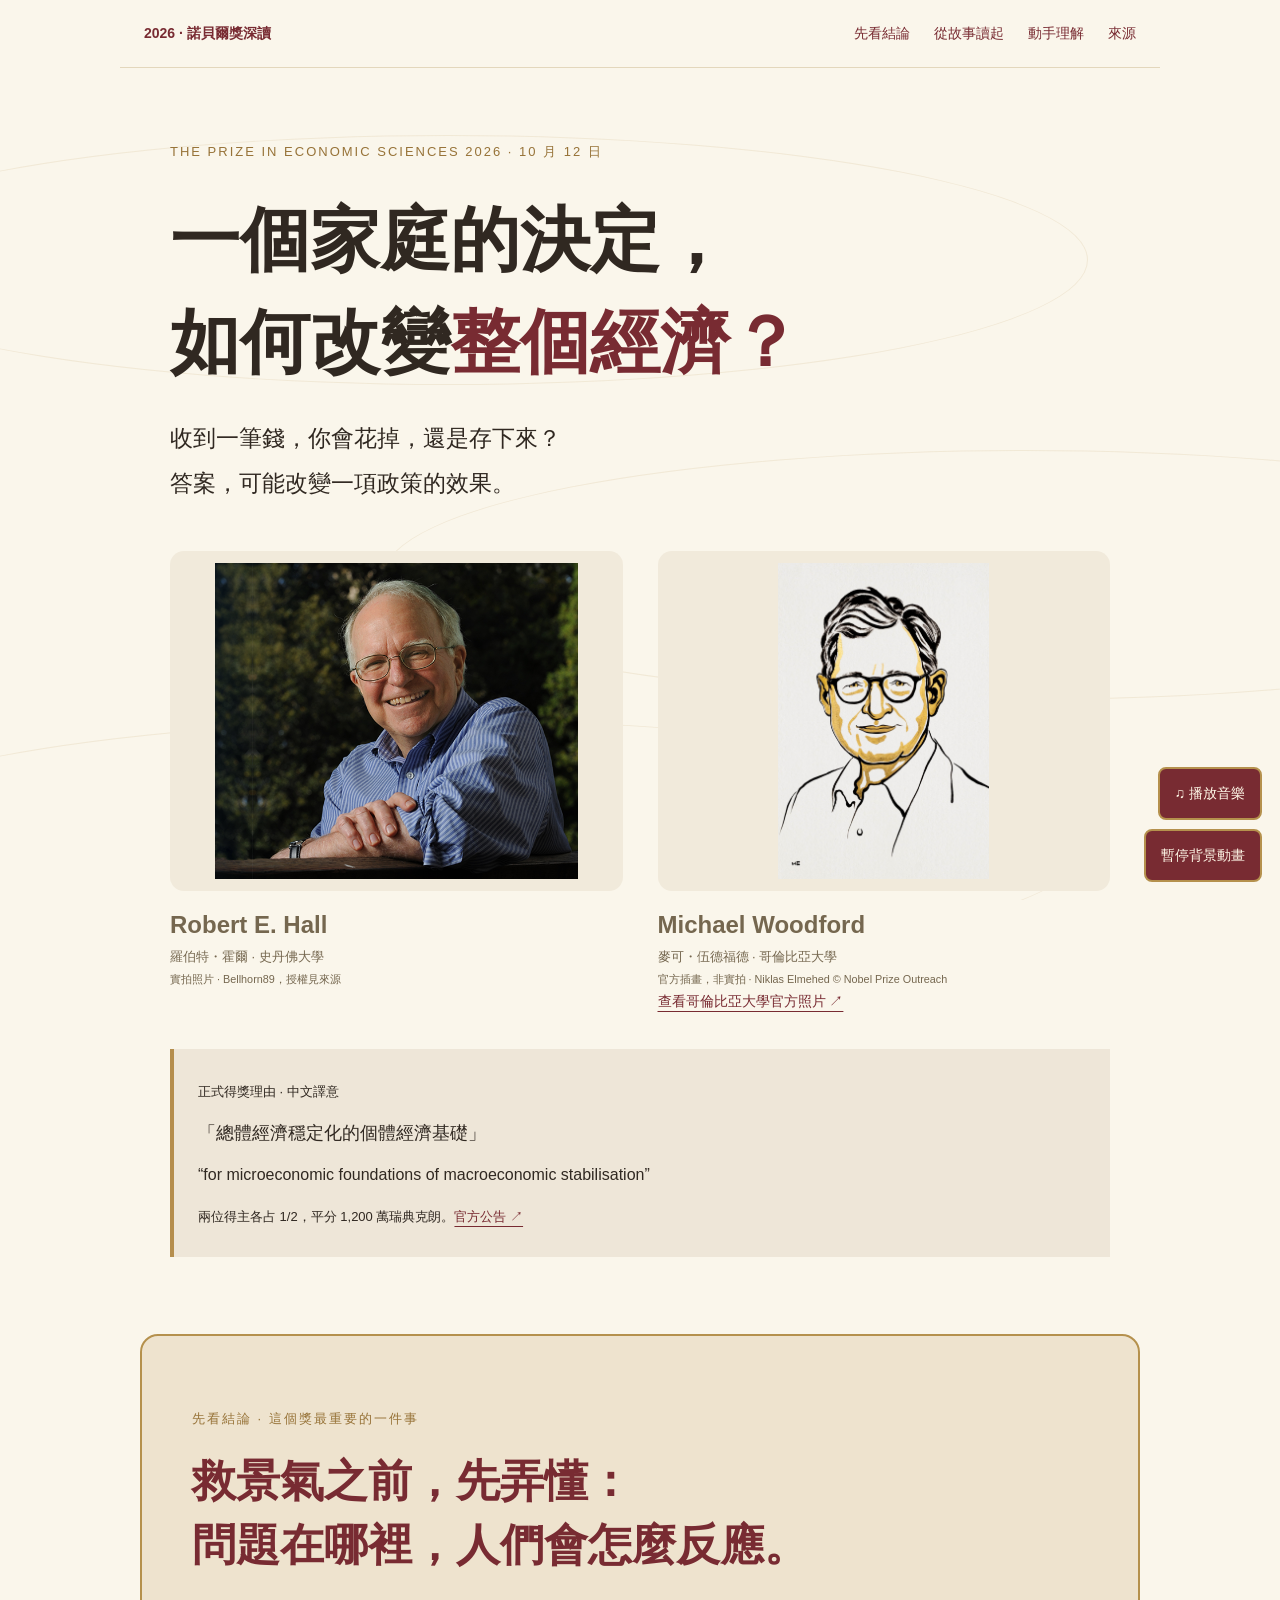
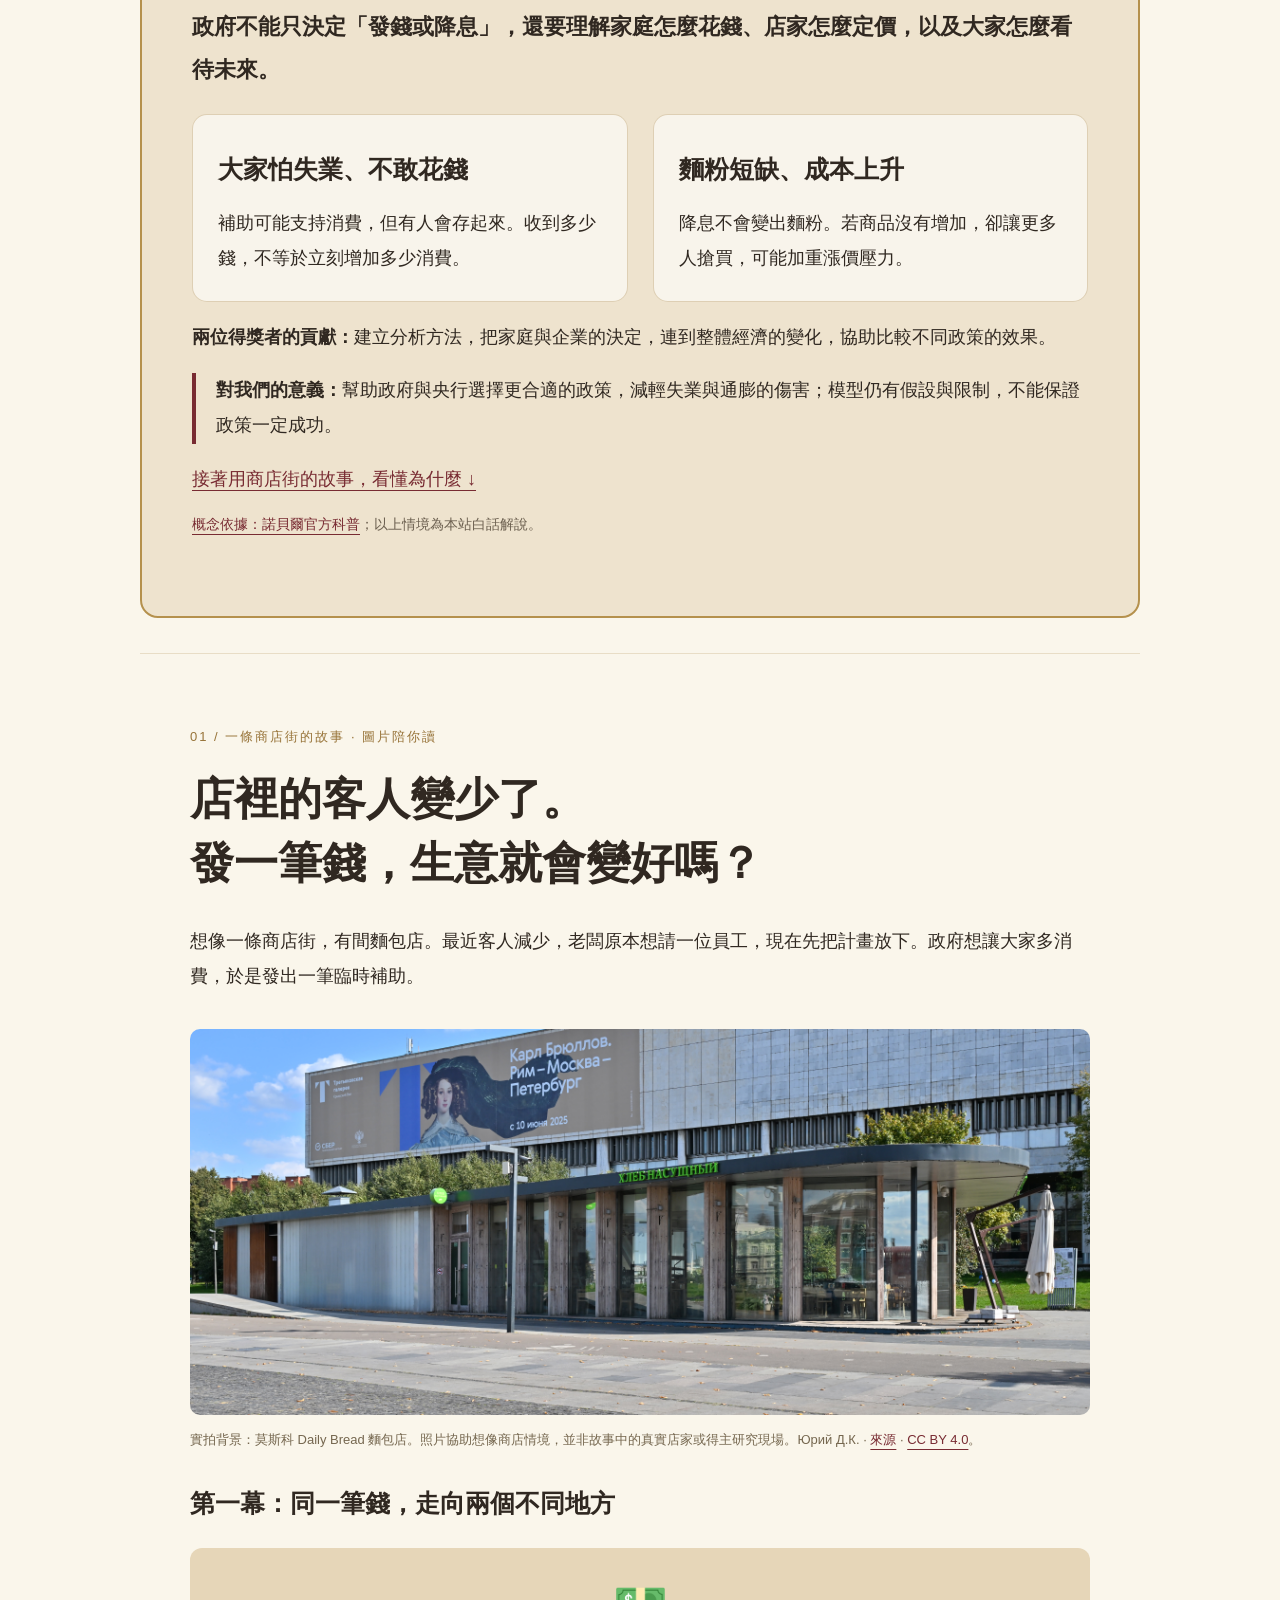
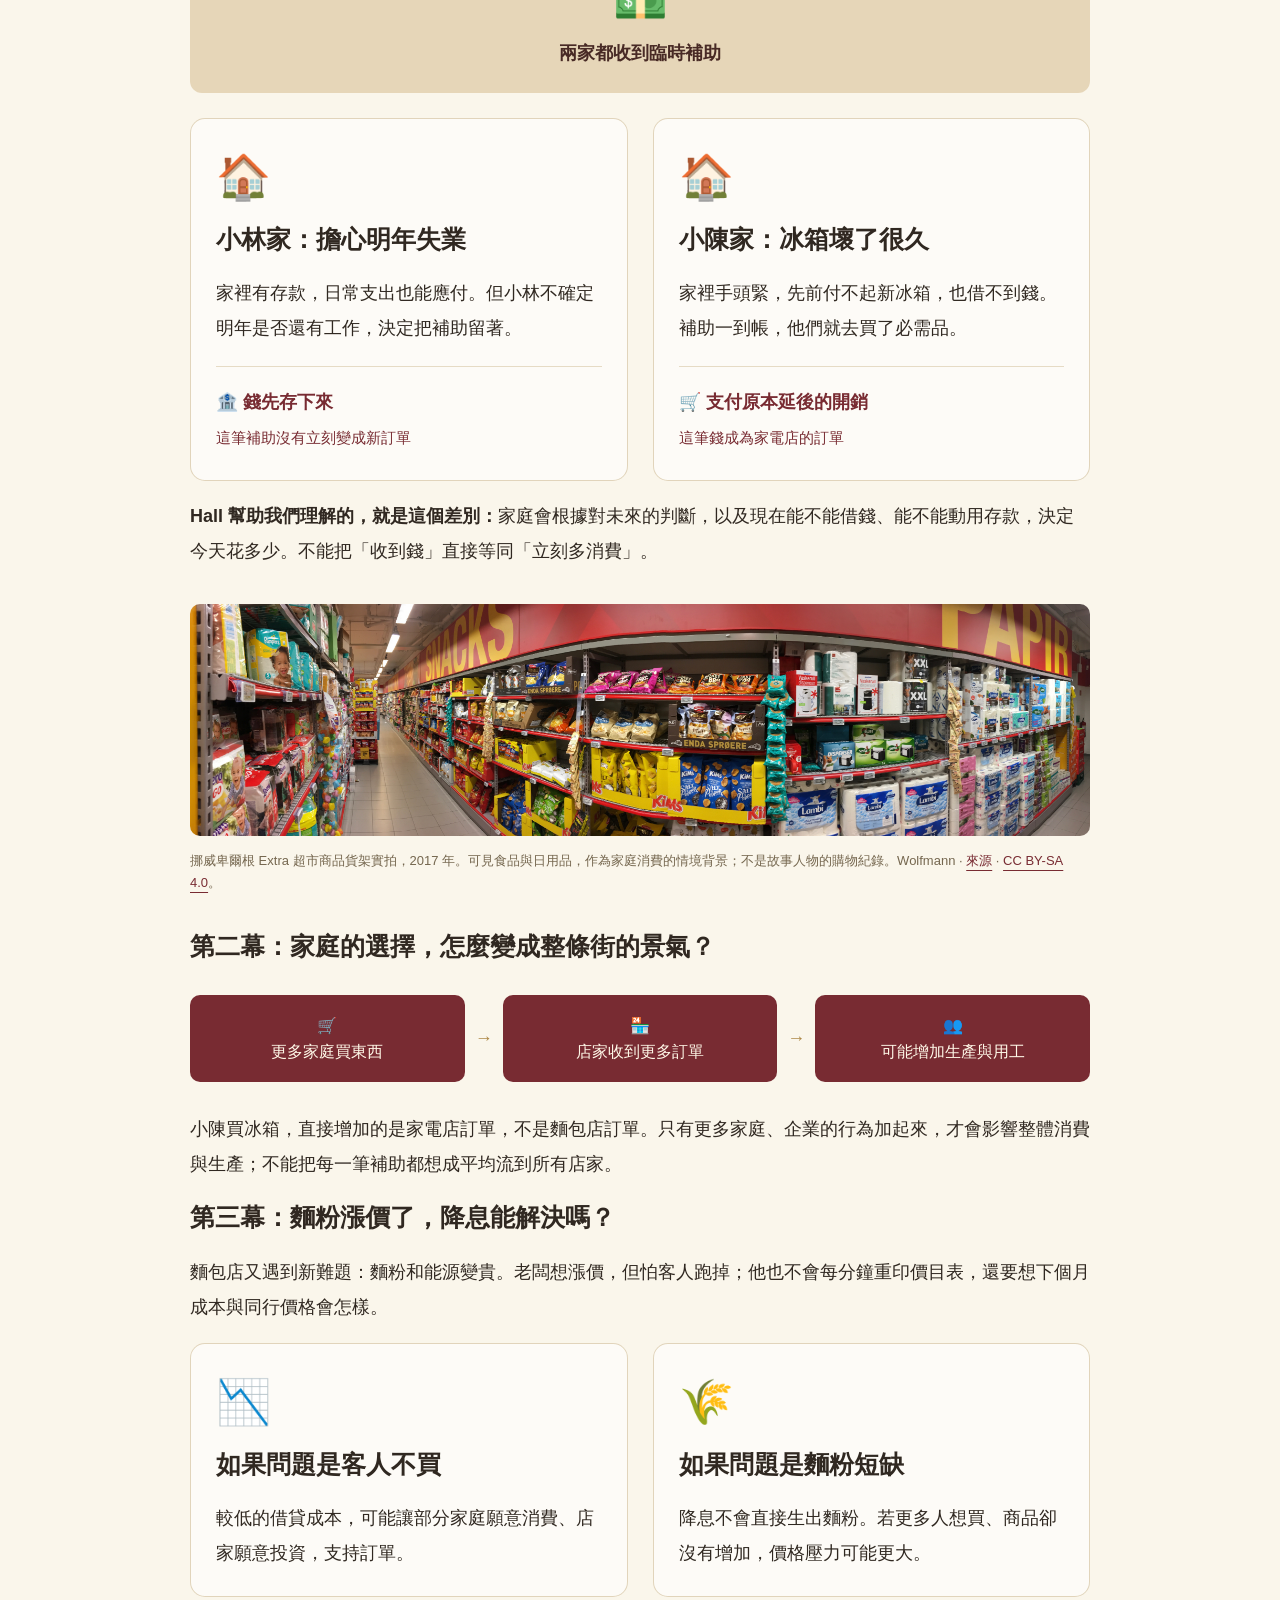
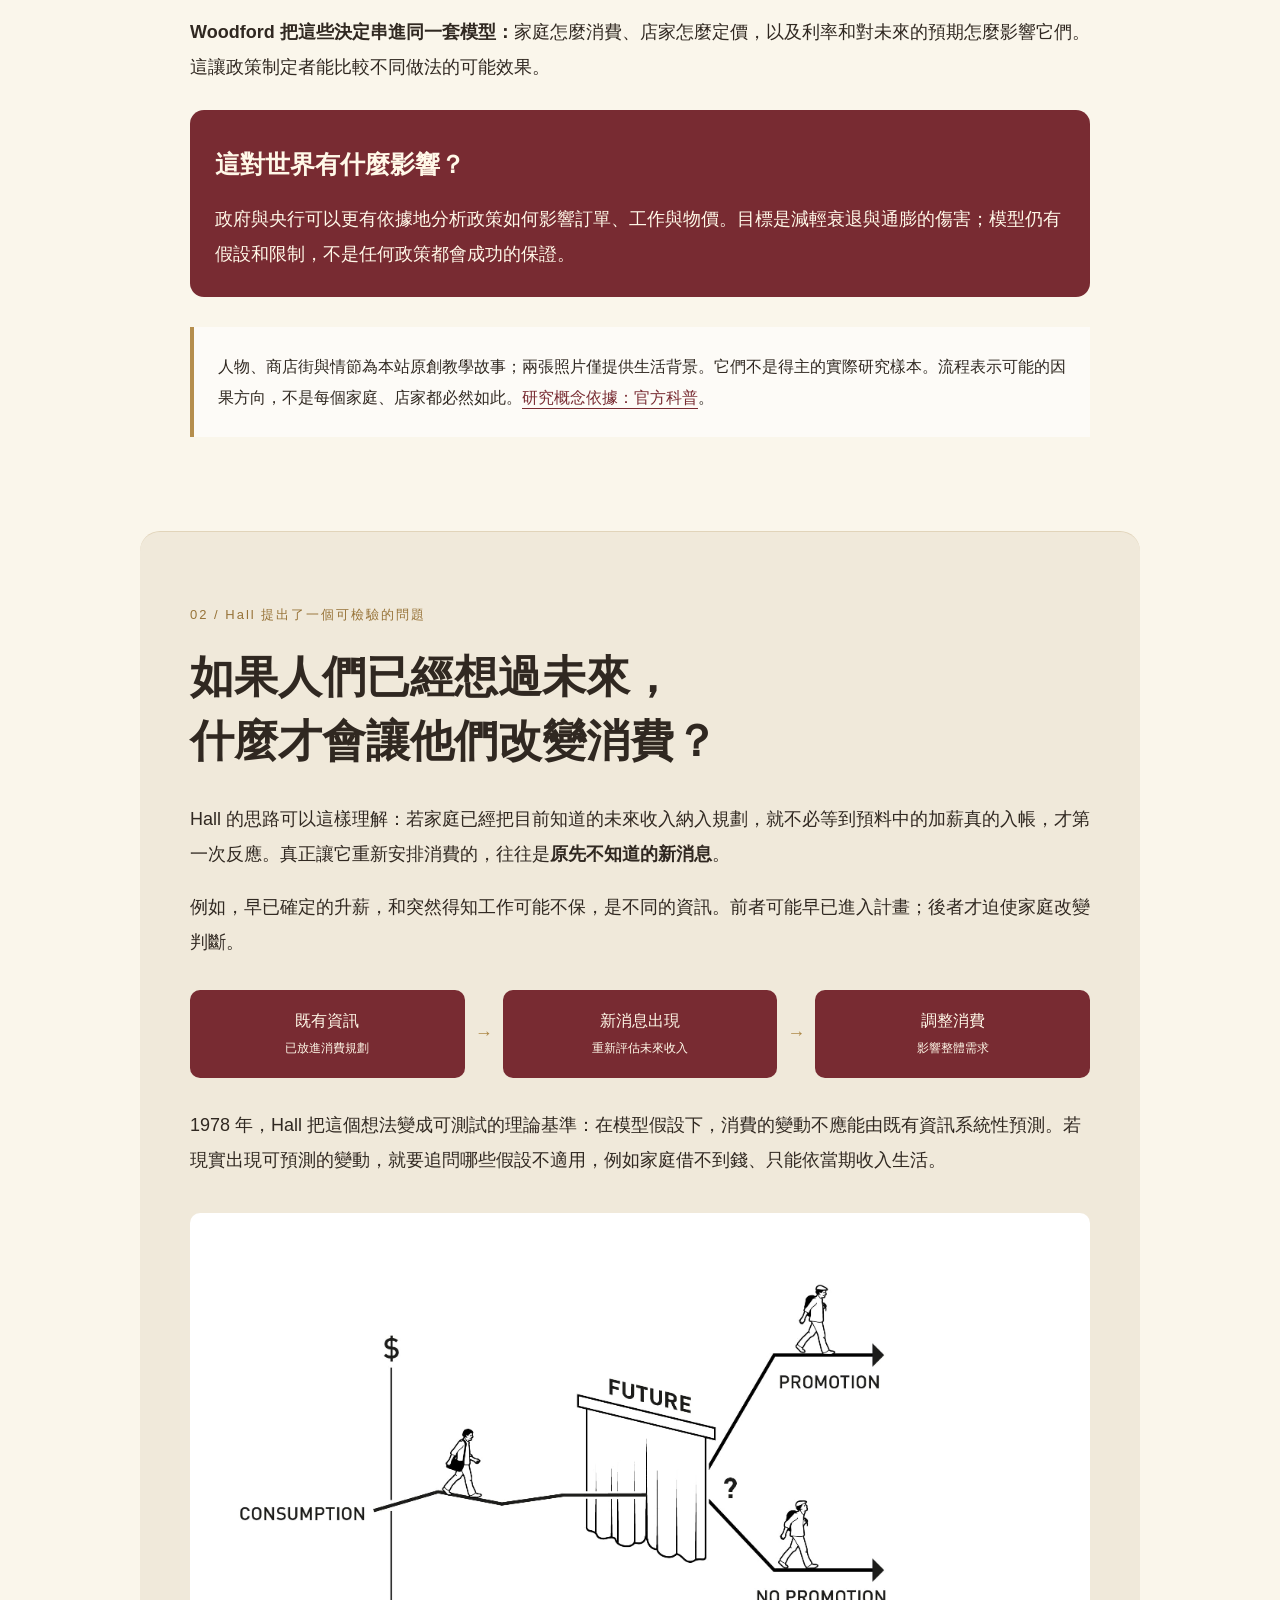
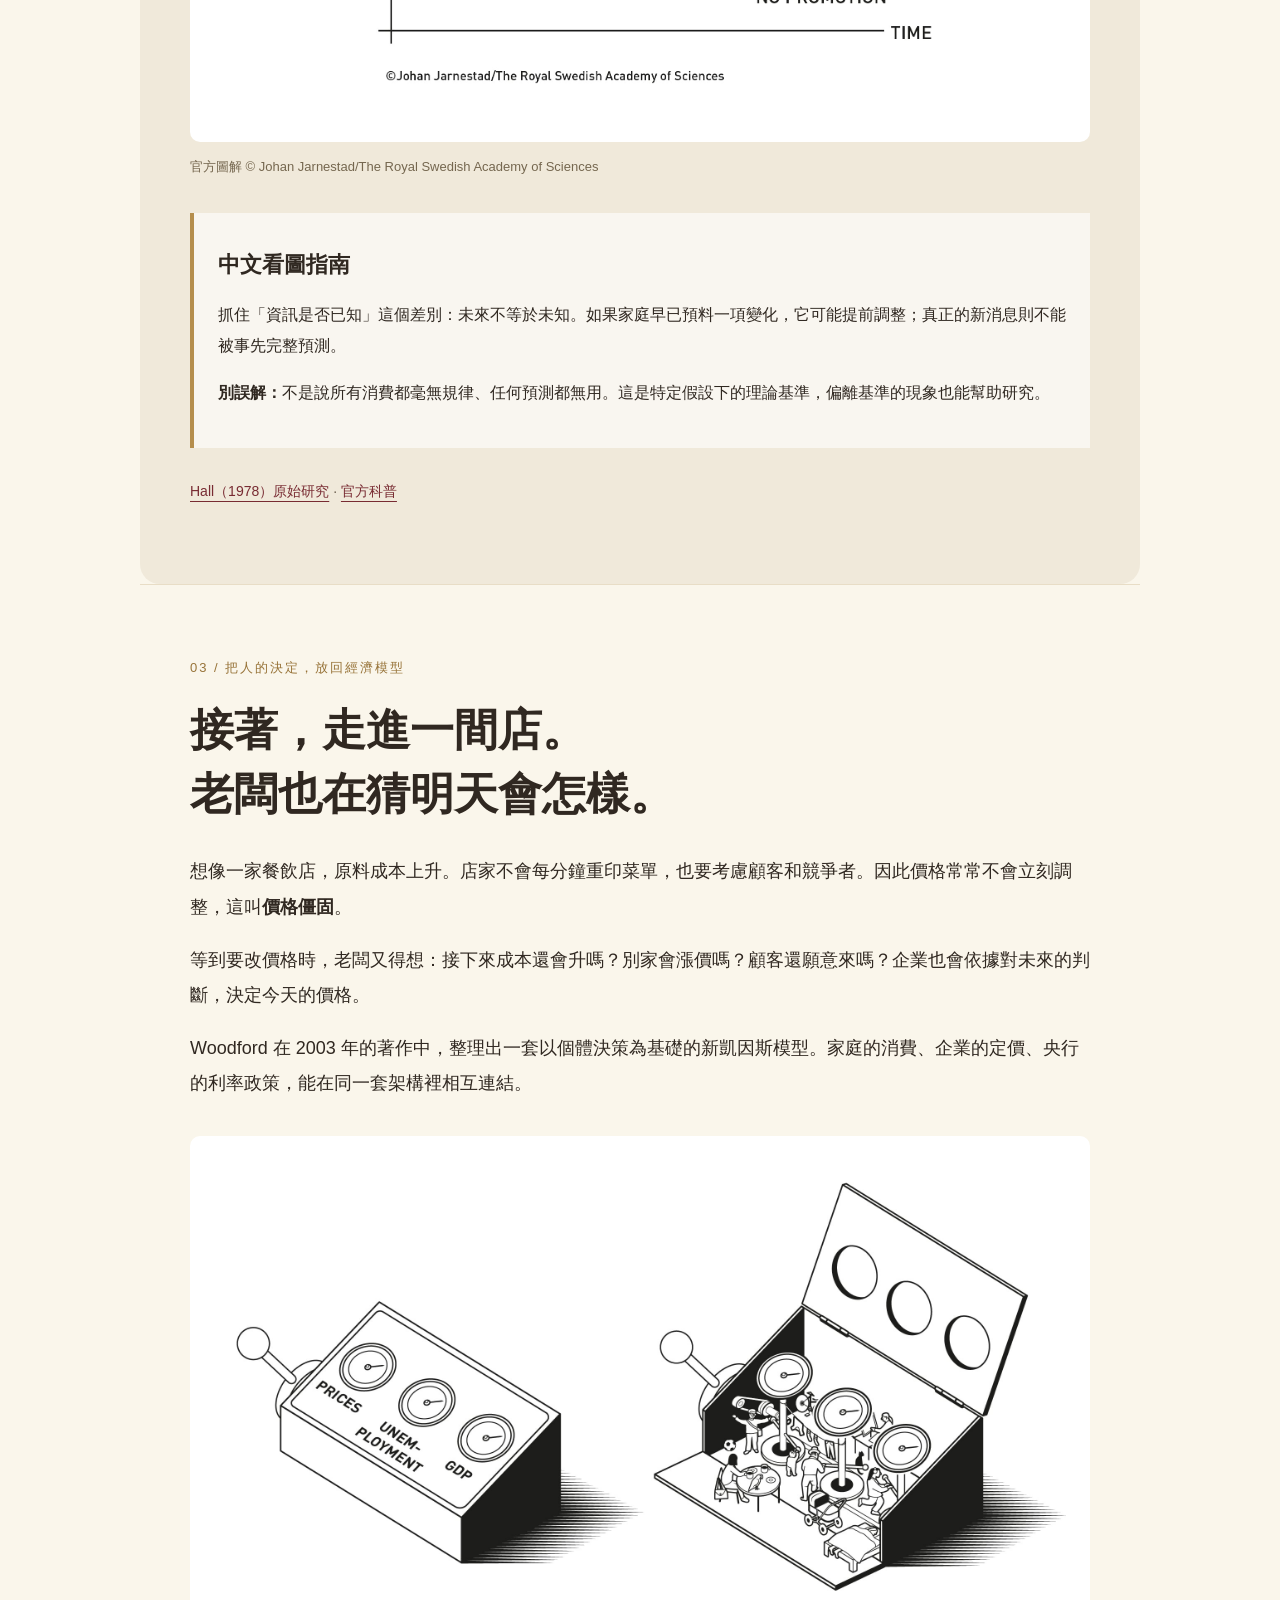
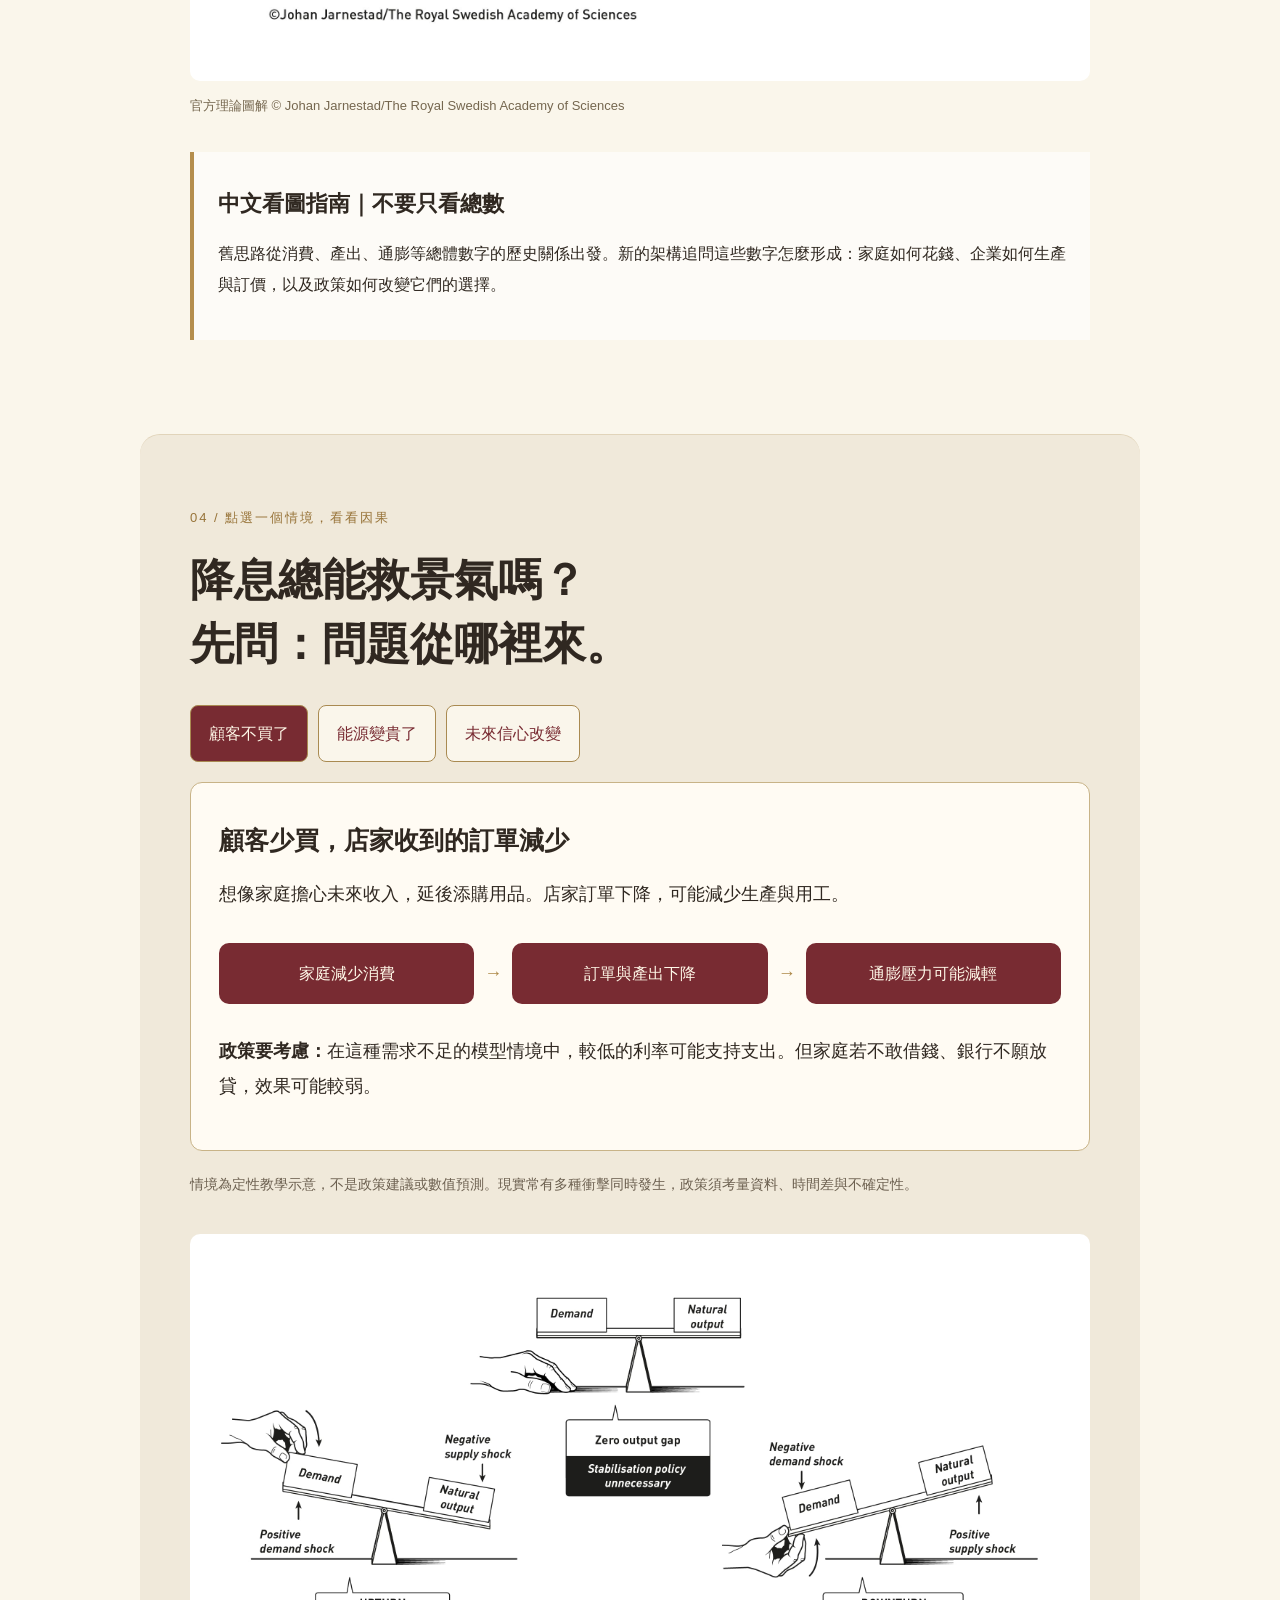
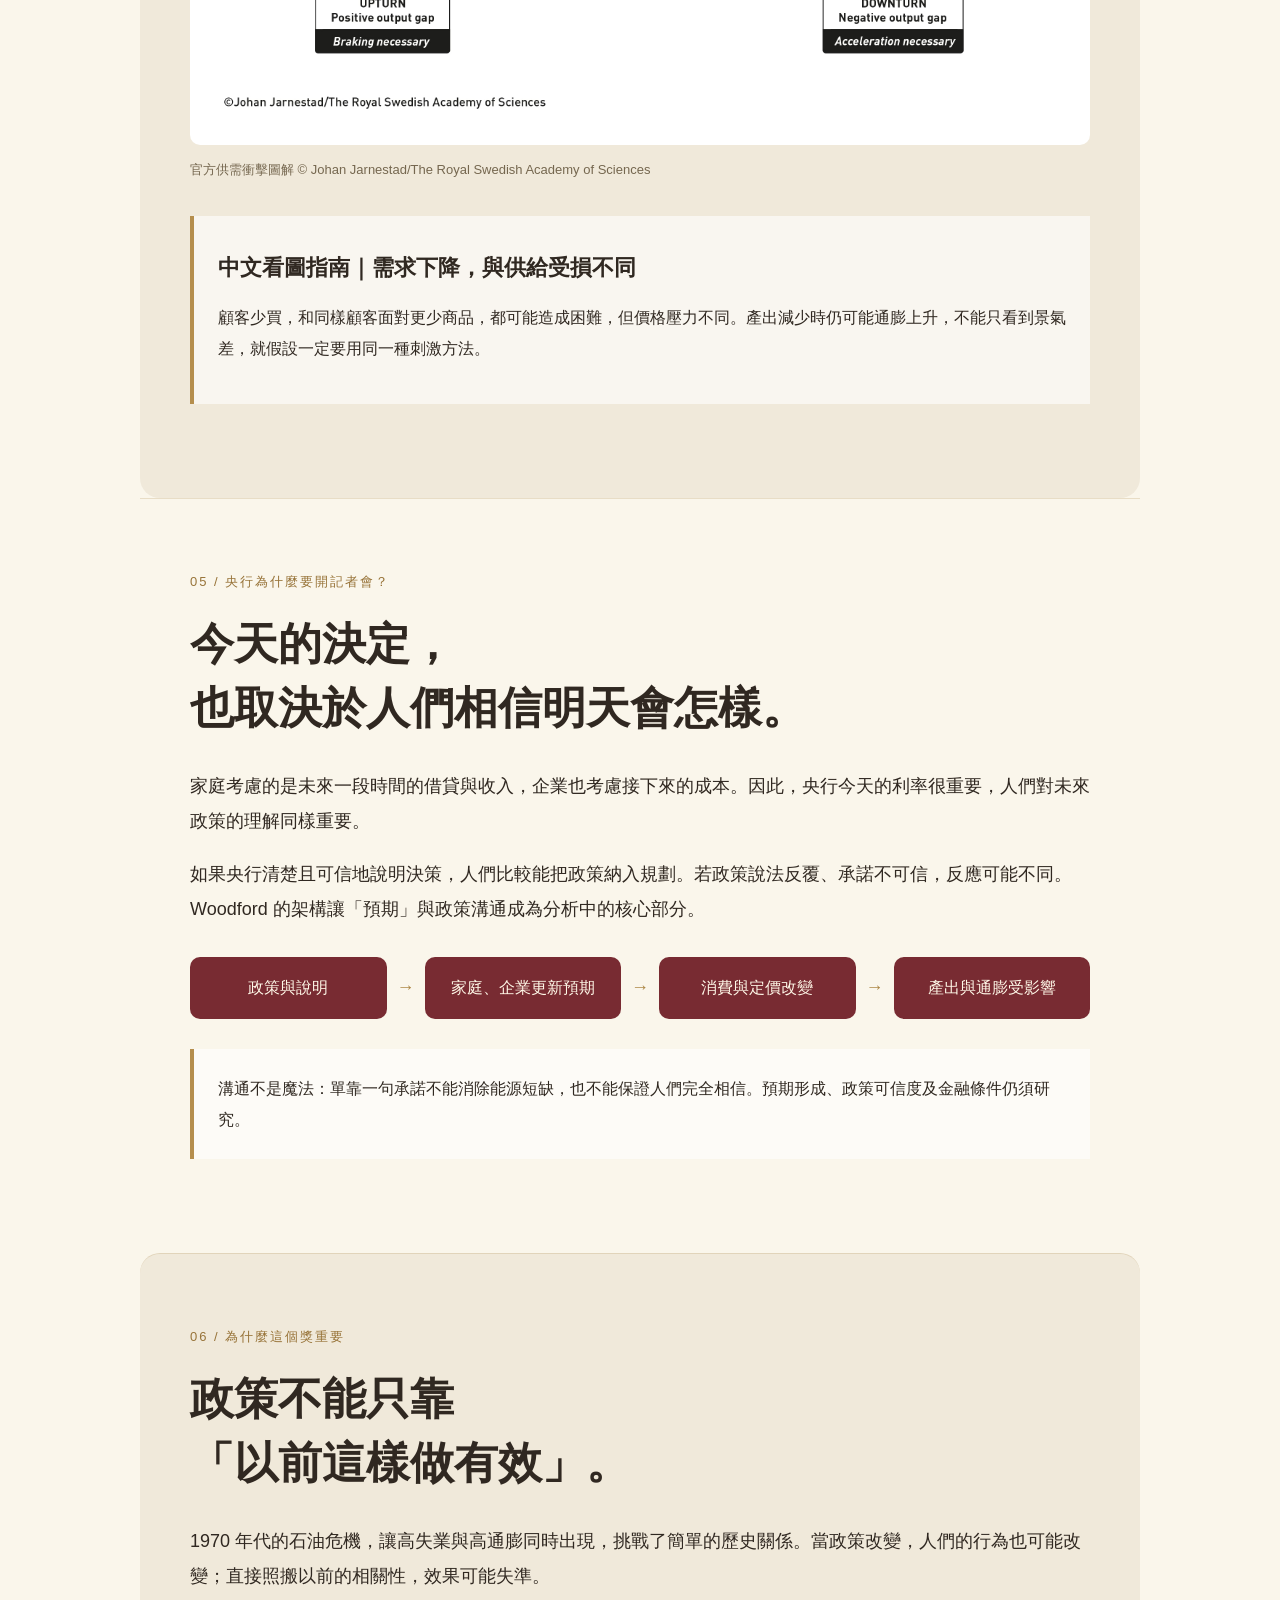
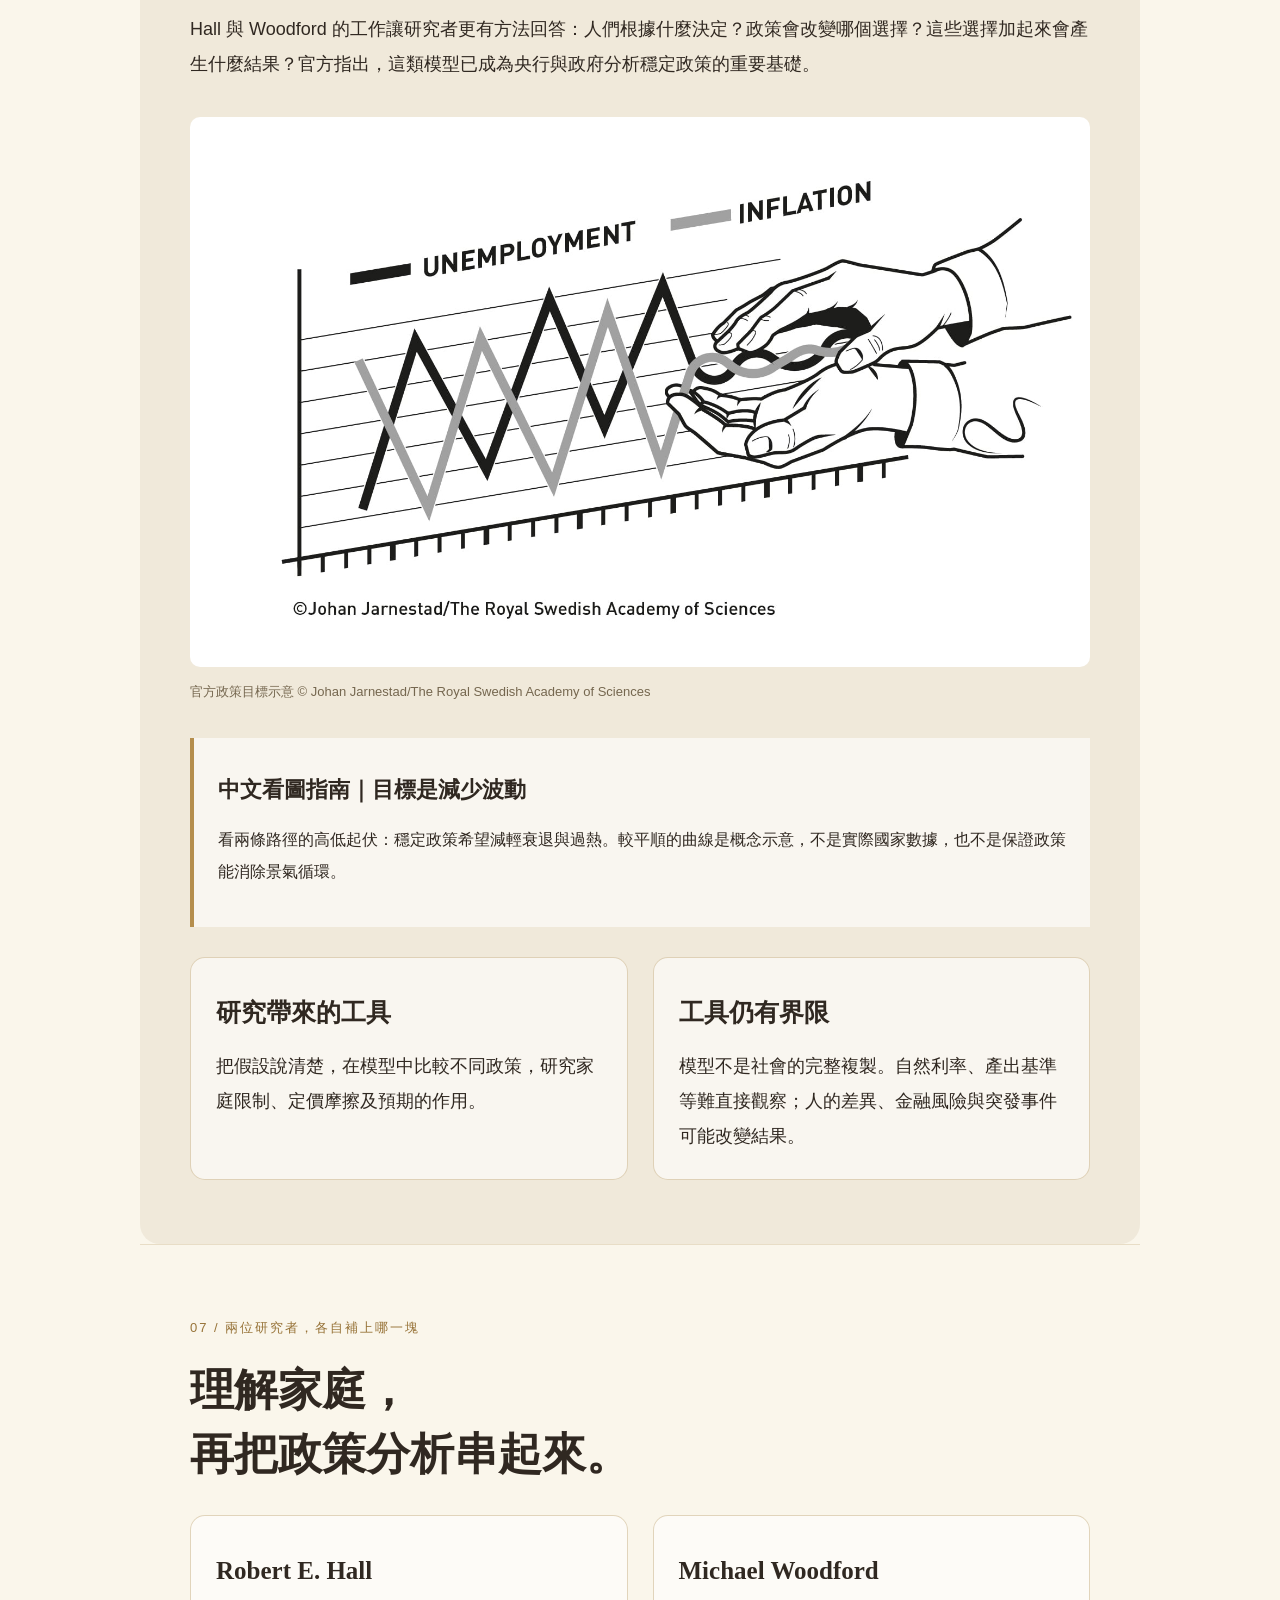
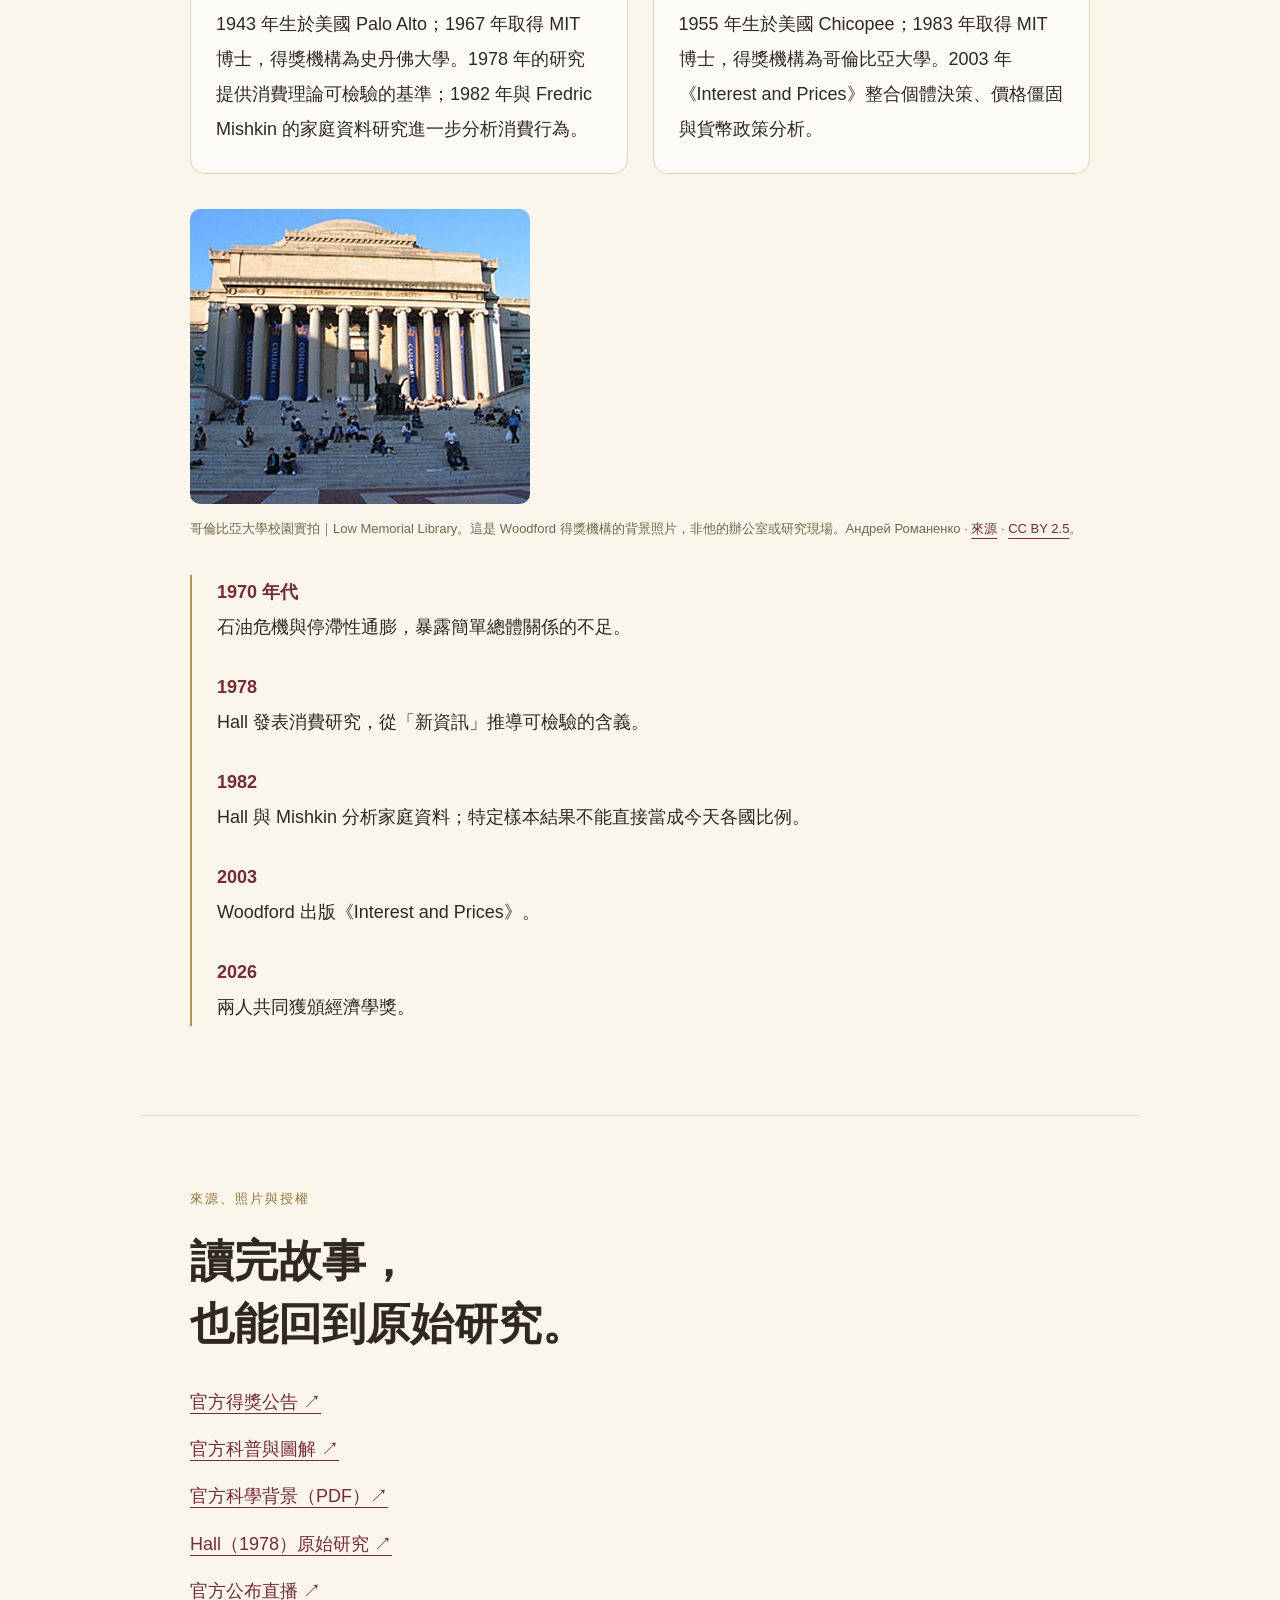
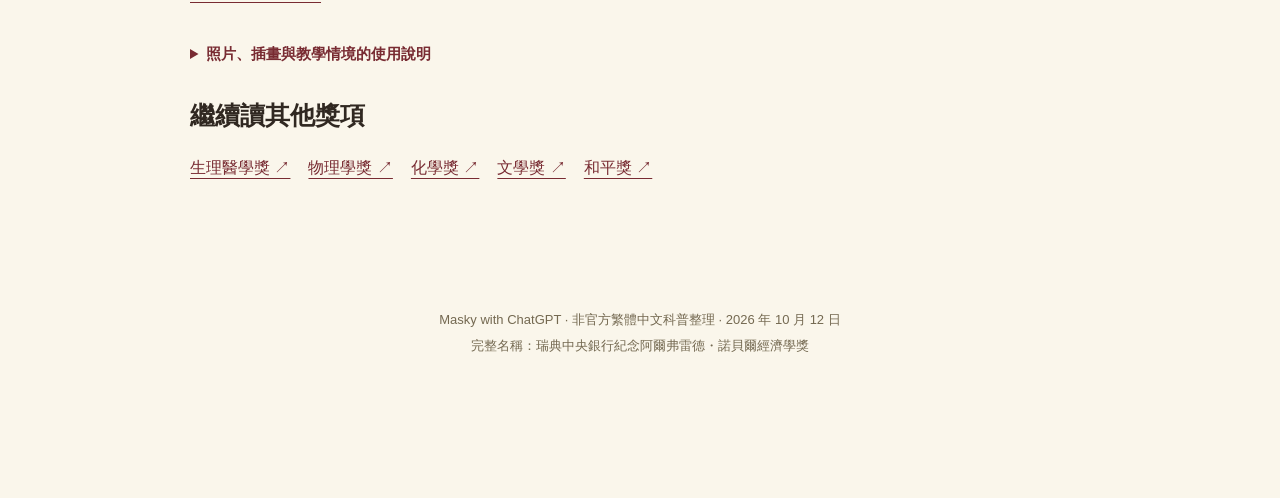
<file: index.html>
<!doctype html><html lang="zh-Hant"><head><meta charset="utf-8"><meta name="viewport" content="width=device-width,initial-scale=1"><title>一個家庭的決定，如何改變整個經濟？｜2026 經濟學獎</title><meta name="description" content="用家庭、店家與央行的故事，理解 Robert E. Hall 與 Michael Woodford 的研究：預期、消費、價格僵固與穩定政策。"><meta property="og:title" content="一個家庭的決定，如何改變整個經濟？"><meta property="og:description" content="2026 經濟學獎｜Hall × Woodford，從生活故事理解政策為何有效或失準。"><meta property="og:type" content="website"><meta property="og:url" content="https://maskywg.github.io/nobel-2026-economics-microfoundations/"><meta property="og:image" content="https://maskywg.github.io/nobel-2026-economics-microfoundations/assets/share-v2.png"><meta property="og:image:width" content="1200"><meta property="og:image:height" content="630"><meta name="twitter:card" content="summary_large_image"><link rel="stylesheet" href="style.css?v=conclusion-1"></head><body><div class="ambient" aria-hidden="true"><i></i><i></i><i></i></div><button id="motion" class="motion">暫停背景動畫</button><nav><a href="#" class="brand">2026 · 諾貝爾獎深讀</a><a href="#conclusion">先看結論</a><a href="#story">從故事讀起</a><a href="#demo">動手理解</a><a href="#sources">來源</a></nav><header class="hero"><small>THE PRIZE IN ECONOMIC SCIENCES 2026 · 10 月 12 日</small><h1>一個家庭的決定，<br>如何改變<span>整個經濟？</span></h1><p class="lead">收到一筆錢，你會花掉，還是存下來？<br>答案，可能改變一項政策的效果。</p><div class="laureates"><figure><img src="assets/hall-photo.png" alt="Robert E. Hall 實拍肖像"><figcaption><b>Robert E. Hall</b><br>羅伯特・霍爾 · 史丹佛大學<br><small>實拍照片 · Bellhorn89，授權見來源</small></figcaption></figure><figure><img src="assets/woodford.jpg" alt="Michael Woodford 官方肖像插畫"><figcaption><b>Michael Woodford</b><br>麥可・伍德福德 · 哥倫比亞大學<br><small>官方插畫，非實拍 · Niklas Elmehed © Nobel Prize Outreach</small><br><a href="https://iserp.columbia.edu/content/michael-woodford" target="_blank" rel="noopener">查看哥倫比亞大學官方照片 ↗</a></figcaption></figure></div><div class="award"><small>正式得獎理由 · 中文譯意</small><p>「總體經濟穩定化的個體經濟基礎」</p><p lang="en">“for microeconomic foundations of macroeconomic stabilisation”</p><small>兩位得主各占 1/2，平分 1,200 萬瑞典克朗。<a href="https://www.nobelprize.org/prizes/economic-sciences/2026/press-release/">官方公告 ↗</a></small></div></header><main><section id="conclusion" class="conclusion"><small>先看結論 · 這個獎最重要的一件事</small><h2>救景氣之前，先弄懂：<br>問題在哪裡，人們會怎麼反應。</h2><p class="conclusion-lead"><strong>政府不能只決定「發錢或降息」，還要理解家庭怎麼花錢、店家怎麼定價，以及大家怎麼看待未來。</strong></p><div class="two"><article><h3>大家怕失業、不敢花錢</h3><p>補助可能支持消費，但有人會存起來。收到多少錢，不等於立刻增加多少消費。</p></article><article><h3>麵粉短缺、成本上升</h3><p>降息不會變出麵粉。若商品沒有增加，卻讓更多人搶買，可能加重漲價壓力。</p></article></div><p><strong>兩位得獎者的貢獻：</strong>建立分析方法，把家庭與企業的決定，連到整體經濟的變化，協助比較不同政策的效果。</p><p class="conclusion-impact"><strong>對我們的意義：</strong>幫助政府與央行選擇更合適的政策，減輕失業與通膨的傷害；模型仍有假設與限制，不能保證政策一定成功。</p><a href="#story">接著用商店街的故事，看懂為什麼 ↓</a><p class="source"><a href="https://www.nobelprize.org/prizes/economic-sciences/2026/popular-information/">概念依據：諾貝爾官方科普</a>；以上情境為本站白話解說。</p></section><section id="story"><small>01 / 一條商店街的故事 · 圖片陪你讀</small><h2>店裡的客人變少了。<br>發一筆錢，生意就會變好嗎？</h2><p>想像一條商店街，有間麵包店。最近客人減少，老闆原本想請一位員工，現在先把計畫放下。政府想讓大家多消費，於是發出一筆臨時補助。</p><figure class="story-photo"><img loading="lazy" src="assets/bakery.jpg" alt="麵包店外觀的實拍照片，作為商店故事背景"><figcaption>實拍背景：莫斯科 Daily Bread 麵包店。照片協助想像商店情境，並非故事中的真實店家或得主研究現場。Юрий Д.К. · <a href="https://commons.wikimedia.org/wiki/File:Moscow._Bakery_%22Daily_Bread%221.jpg">來源</a> · <a href="https://creativecommons.org/licenses/by/4.0/">CC BY 4.0</a>。</figcaption></figure><h3>第一幕：同一筆錢，走向兩個不同地方</h3><div class="story-fork"><div class="story-start"><span class="story-icon" aria-hidden="true">💵</span><b>兩家都收到臨時補助</b></div><div class="two"><article><span class="story-icon" aria-hidden="true">🏠</span><h3>小林家：擔心明年失業</h3><p>家裡有存款，日常支出也能應付。但小林不確定明年是否還有工作，決定把補助留著。</p><div class="story-outcome"><span aria-hidden="true">🏦</span> 錢先存下來<br><small>這筆補助沒有立刻變成新訂單</small></div></article><article><span class="story-icon" aria-hidden="true">🏠</span><h3>小陳家：冰箱壞了很久</h3><p>家裡手頭緊，先前付不起新冰箱，也借不到錢。補助一到帳，他們就去買了必需品。</p><div class="story-outcome"><span aria-hidden="true">🛒</span> 支付原本延後的開銷<br><small>這筆錢成為家電店的訂單</small></div></article></div></div><p><b>Hall 幫助我們理解的，就是這個差別：</b>家庭會根據對未來的判斷，以及現在能不能借錢、能不能動用存款，決定今天花多少。不能把「收到錢」直接等同「立刻多消費」。</p><figure class="story-photo"><img loading="lazy" src="assets/market-goods.jpg" alt="挪威超市商品貨架實拍，可見食品、紙品與日用品"><figcaption>挪威卑爾根 Extra 超市商品貨架實拍，2017 年。可見食品與日用品，作為家庭消費的情境背景；不是故事人物的購物紀錄。Wolfmann · <a href="https://commons.wikimedia.org/wiki/File:Extra_(Coop_supermarket)_Bergen_Storsenter_Norway_2017-11-16_snacks_aisle_distorted_panorama.jpg">來源</a> · <a href="https://creativecommons.org/licenses/by-sa/4.0/">CC BY-SA 4.0</a>。</figcaption></figure><h3>第二幕：家庭的選擇，怎麼變成整條街的景氣？</h3><div class="chain"><div><span aria-hidden="true">🛒</span><br>更多家庭買東西</div><b>→</b><div><span aria-hidden="true">🏪</span><br>店家收到更多訂單</div><b>→</b><div><span aria-hidden="true">👥</span><br>可能增加生產與用工</div></div><p>小陳買冰箱，直接增加的是家電店訂單，不是麵包店訂單。只有更多家庭、企業的行為加起來，才會影響整體消費與生產；不能把每一筆補助都想成平均流到所有店家。</p><h3>第三幕：麵粉漲價了，降息能解決嗎？</h3><p>麵包店又遇到新難題：麵粉和能源變貴。老闆想漲價，但怕客人跑掉；他也不會每分鐘重印價目表，還要想下個月成本與同行價格會怎樣。</p><div class="two"><article><span class="story-icon" aria-hidden="true">📉</span><h3>如果問題是客人不買</h3><p>較低的借貸成本，可能讓部分家庭願意消費、店家願意投資，支持訂單。</p></article><article><span class="story-icon" aria-hidden="true">🌾</span><h3>如果問題是麵粉短缺</h3><p>降息不會直接生出麵粉。若更多人想買、商品卻沒有增加，價格壓力可能更大。</p></article></div><p><b>Woodford 把這些決定串進同一套模型：</b>家庭怎麼消費、店家怎麼定價，以及利率和對未來的預期怎麼影響它們。這讓政策制定者能比較不同做法的可能效果。</p><div class="story-takeaway"><h3>這對世界有什麼影響？</h3><p>政府與央行可以更有依據地分析政策如何影響訂單、工作與物價。目標是減輕衰退與通膨的傷害；模型仍有假設和限制，不是任何政策都會成功的保證。</p></div><aside>人物、商店街與情節為本站原創教學故事；兩張照片僅提供生活背景。它們不是得主的實際研究樣本。流程表示可能的因果方向，不是每個家庭、店家都必然如此。<a href="https://www.nobelprize.org/prizes/economic-sciences/2026/popular-information/">研究概念依據：官方科普</a>。</aside></section><section class="tinted"><small>02 / Hall 提出了一個可檢驗的問題</small><h2>如果人們已經想過未來，<br>什麼才會讓他們改變消費？</h2><p>Hall 的思路可以這樣理解：若家庭已經把目前知道的未來收入納入規劃，就不必等到預料中的加薪真的入帳，才第一次反應。真正讓它重新安排消費的，往往是<b>原先不知道的新消息</b>。</p><p>例如，早已確定的升薪，和突然得知工作可能不保，是不同的資訊。前者可能早已進入計畫；後者才迫使家庭改變判斷。</p><div class="chain"><div>既有資訊<br><small>已放進消費規劃</small></div><b>→</b><div>新消息出現<br><small>重新評估未來收入</small></div><b>→</b><div>調整消費<br><small>影響整體需求</small></div></div><p>1978 年，Hall 把這個想法變成可測試的理論基準：在模型假設下，消費的變動不應能由既有資訊系統性預測。若現實出現可預測的變動，就要追問哪些假設不適用，例如家庭借不到錢、只能依當期收入生活。</p><figure><img loading="lazy" src="assets/consumption.jpg" alt="官方圖解：新資訊與家庭消費變動"><figcaption>官方圖解 © Johan Jarnestad/The Royal Swedish Academy of Sciences</figcaption></figure><div class="guide"><h3>中文看圖指南</h3><p>抓住「資訊是否已知」這個差別：未來不等於未知。如果家庭早已預料一項變化，它可能提前調整；真正的新消息則不能被事先完整預測。</p><p><b>別誤解：</b>不是說所有消費都毫無規律、任何預測都無用。這是特定假設下的理論基準，偏離基準的現象也能幫助研究。</p></div><p class="source"><a href="https://web.stanford.edu/~rehall/Stochastic-JPE-Dec-1978.pdf">Hall（1978）原始研究</a> · <a href="https://www.nobelprize.org/prizes/economic-sciences/2026/popular-information/">官方科普</a></p></section><section><small>03 / 把人的決定，放回經濟模型</small><h2>接著，走進一間店。<br>老闆也在猜明天會怎樣。</h2><p>想像一家餐飲店，原料成本上升。店家不會每分鐘重印菜單，也要考慮顧客和競爭者。因此價格常常不會立刻調整，這叫<b>價格僵固</b>。</p><p>等到要改價格時，老闆又得想：接下來成本還會升嗎？別家會漲價嗎？顧客還願意來嗎？企業也會依據對未來的判斷，決定今天的價格。</p><p>Woodford 在 2003 年的著作中，整理出一套以個體決策為基礎的新凱因斯模型。家庭的消費、企業的定價、央行的利率政策，能在同一套架構裡相互連結。</p><figure><img loading="lazy" src="assets/foundation.jpg" alt="官方圖解比較由總體相關性到家庭與企業決策的模型"><figcaption>官方理論圖解 © Johan Jarnestad/The Royal Swedish Academy of Sciences</figcaption></figure><div class="guide"><h3>中文看圖指南｜不要只看總數</h3><p>舊思路從消費、產出、通膨等總體數字的歷史關係出發。新的架構追問這些數字怎麼形成：家庭如何花錢、企業如何生產與訂價，以及政策如何改變它們的選擇。</p></div></section><section id="demo" class="tinted"><small>04 / 點選一個情境，看看因果</small><h2>降息總能救景氣嗎？<br>先問：問題從哪裡來。</h2><div role="tablist" aria-label="經濟情境比較" class="tabs"><button role="tab" data-scene="demand" id="tab-demand" aria-controls="scene" aria-selected="true">顧客不買了</button><button role="tab" data-scene="supply" id="tab-supply" aria-controls="scene" aria-selected="false">能源變貴了</button><button role="tab" data-scene="expect" id="tab-expect" aria-controls="scene" aria-selected="false">未來信心改變</button></div><article id="scene" role="tabpanel" aria-labelledby="tab-demand" tabindex="0"></article><p class="source">情境為定性教學示意，不是政策建議或數值預測。現實常有多種衝擊同時發生，政策須考量資料、時間差與不確定性。</p><figure><img loading="lazy" src="assets/balance.jpg" alt="官方示意：供給與需求衝擊使經濟失去平衡"><figcaption>官方供需衝擊圖解 © Johan Jarnestad/The Royal Swedish Academy of Sciences</figcaption></figure><div class="guide"><h3>中文看圖指南｜需求下降，與供給受損不同</h3><p>顧客少買，和同樣顧客面對更少商品，都可能造成困難，但價格壓力不同。產出減少時仍可能通膨上升，不能只看到景氣差，就假設一定要用同一種刺激方法。</p></div></section><section><small>05 / 央行為什麼要開記者會？</small><h2>今天的決定，<br>也取決於人們相信明天會怎樣。</h2><p>家庭考慮的是未來一段時間的借貸與收入，企業也考慮接下來的成本。因此，央行今天的利率很重要，人們對未來政策的理解同樣重要。</p><p>如果央行清楚且可信地說明決策，人們比較能把政策納入規劃。若政策說法反覆、承諾不可信，反應可能不同。Woodford 的架構讓「預期」與政策溝通成為分析中的核心部分。</p><div class="chain"><div>政策與說明</div><b>→</b><div>家庭、企業更新預期</div><b>→</b><div>消費與定價改變</div><b>→</b><div>產出與通膨受影響</div></div><aside>溝通不是魔法：單靠一句承諾不能消除能源短缺，也不能保證人們完全相信。預期形成、政策可信度及金融條件仍須研究。</aside></section><section class="tinted"><small>06 / 為什麼這個獎重要</small><h2>政策不能只靠<br>「以前這樣做有效」。</h2><p>1970 年代的石油危機，讓高失業與高通膨同時出現，挑戰了簡單的歷史關係。當政策改變，人們的行為也可能改變；直接照搬以前的相關性，效果可能失準。</p><p>Hall 與 Woodford 的工作讓研究者更有方法回答：人們根據什麼決定？政策會改變哪個選擇？這些選擇加起來會產生什麼結果？官方指出，這類模型已成為央行與政府分析穩定政策的重要基礎。</p><figure><img loading="lazy" src="assets/cycle.jpg" alt="官方圖解：穩定政策試圖減少景氣波動"><figcaption>官方政策目標示意 © Johan Jarnestad/The Royal Swedish Academy of Sciences</figcaption></figure><div class="guide"><h3>中文看圖指南｜目標是減少波動</h3><p>看兩條路徑的高低起伏：穩定政策希望減輕衰退與過熱。較平順的曲線是概念示意，不是實際國家數據，也不是保證政策能消除景氣循環。</p></div><div class="two"><article><h3>研究帶來的工具</h3><p>把假設說清楚，在模型中比較不同政策，研究家庭限制、定價摩擦及預期的作用。</p></article><article><h3>工具仍有界限</h3><p>模型不是社會的完整複製。自然利率、產出基準等難直接觀察；人的差異、金融風險與突發事件可能改變結果。</p></article></div></section><section><small>07 / 兩位研究者，各自補上哪一塊</small><h2>理解家庭，<br>再把政策分析串起來。</h2><div class="two"><article><h3>Robert E. Hall</h3><p>1943 年生於美國 Palo Alto；1967 年取得 MIT 博士，得獎機構為史丹佛大學。1978 年的研究提供消費理論可檢驗的基準；1982 年與 Fredric Mishkin 的家庭資料研究進一步分析消費行為。</p></article><article><h3>Michael Woodford</h3><p>1955 年生於美國 Chicopee；1983 年取得 MIT 博士，得獎機構為哥倫比亞大學。2003 年《Interest and Prices》整合個體決策、價格僵固與貨幣政策分析。</p></article></div><figure><img loading="lazy" src="assets/columbia.jpg" alt="哥倫比亞大學 Low Memorial Library 的實拍外觀"><figcaption>哥倫比亞大學校園實拍｜Low Memorial Library。這是 Woodford 得獎機構的背景照片，非他的辦公室或研究現場。Андрей Романенко · <a href="https://commons.wikimedia.org/wiki/File:Low_Memorial_Library_Columbia_University_NYC_2.jpg">來源</a> · <a href="https://creativecommons.org/licenses/by/2.5/">CC BY 2.5</a>。</figcaption></figure><ol class="timeline"><li><b>1970 年代</b>石油危機與停滯性通膨，暴露簡單總體關係的不足。</li><li><b>1978</b>Hall 發表消費研究，從「新資訊」推導可檢驗的含義。</li><li><b>1982</b>Hall 與 Mishkin 分析家庭資料；特定樣本結果不能直接當成今天各國比例。</li><li><b>2003</b>Woodford 出版《Interest and Prices》。</li><li><b>2026</b>兩人共同獲頒經濟學獎。</li></ol></section><section id="sources"><small>來源、照片與授權</small><h2>讀完故事，<br>也能回到原始研究。</h2><div class="sources"><a href="https://www.nobelprize.org/prizes/economic-sciences/2026/press-release/">官方得獎公告 ↗</a><a href="https://www.nobelprize.org/prizes/economic-sciences/2026/popular-information/">官方科普與圖解 ↗</a><a href="https://www.nobelprize.org/uploads/2026/10/advanced-economicsciencesprize2026.pdf">官方科學背景（PDF）↗</a><a href="https://web.stanford.edu/~rehall/Stochastic-JPE-Dec-1978.pdf">Hall（1978）原始研究 ↗</a><a href="https://www.youtube.com/watch?v=RJjHROJh-FI">官方公布直播 ↗</a></div><details><summary>照片、插畫與教學情境的使用說明</summary><p>Hall 實拍照片：Bellhorn89，Wikimedia Commons，CC0 公有領域奉獻；原圖未修改，網頁排版顯示裁切。<a href="https://commons.wikimedia.org/wiki/File:Hall-Robert_Headshot.png">照片來源</a> · <a href="https://creativecommons.org/publicdomain/zero/1.0/">授權</a>。</p><p>Woodford 頭像是官方插畫，不是照片：Niklas Elmehed © Nobel Prize Outreach。四幅英文圖解：© Johan Jarnestad/The Royal Swedish Academy of Sciences；依公告非商業使用條件署名，原圖未修改。<a href="https://www.nobelprize.org/about/copyright-information/">官方使用條件</a> · <a href="assets/sources.json">逐張來源</a>。</p><p>家庭與店家故事、中文看圖指南、互動因果圖為本站原創教育解說，沒有虛構為得主的實際觀察。背景線條是裝飾動畫，不是經濟數據；本站沒有 AI 生成照片。配樂〈Echoes Across Nine Centuries: The Light from the Cell〉由使用者提供。</p></details><h3>繼續讀其他獎項</h3><div class="prizes"><a href="https://maskywg.github.io/nobel-2026-optogenetics/">生理醫學獎 ↗</a><a href="https://maskywg.github.io/nobel-2026-physics-icecube/">物理學獎 ↗</a><a href="https://maskywg.github.io/nobel-2026-chemistry-chirality/">化學獎 ↗</a><a href="https://maskywg.github.io/nobel-2026-literature-carson/">文學獎 ↗</a><a href="https://maskywg.github.io/nobel-2026-peace-pillay/">和平獎 ↗</a></div></section></main><footer>Masky with ChatGPT · 非官方繁體中文科普整理 · 2026 年 10 月 12 日<br>完整名稱：瑞典中央銀行紀念阿爾弗雷德・諾貝爾經濟學獎</footer><script src="app.js"></script><audio id="background-music" src="assets/background-music.mp3" loop preload="metadata" autoplay></audio><button id="music-toggle" type="button" aria-pressed="false">♫ 播放音樂</button><span id="music-status" class="sr-only" role="status"></span><script src="music.js"></script></body></html>
</file>
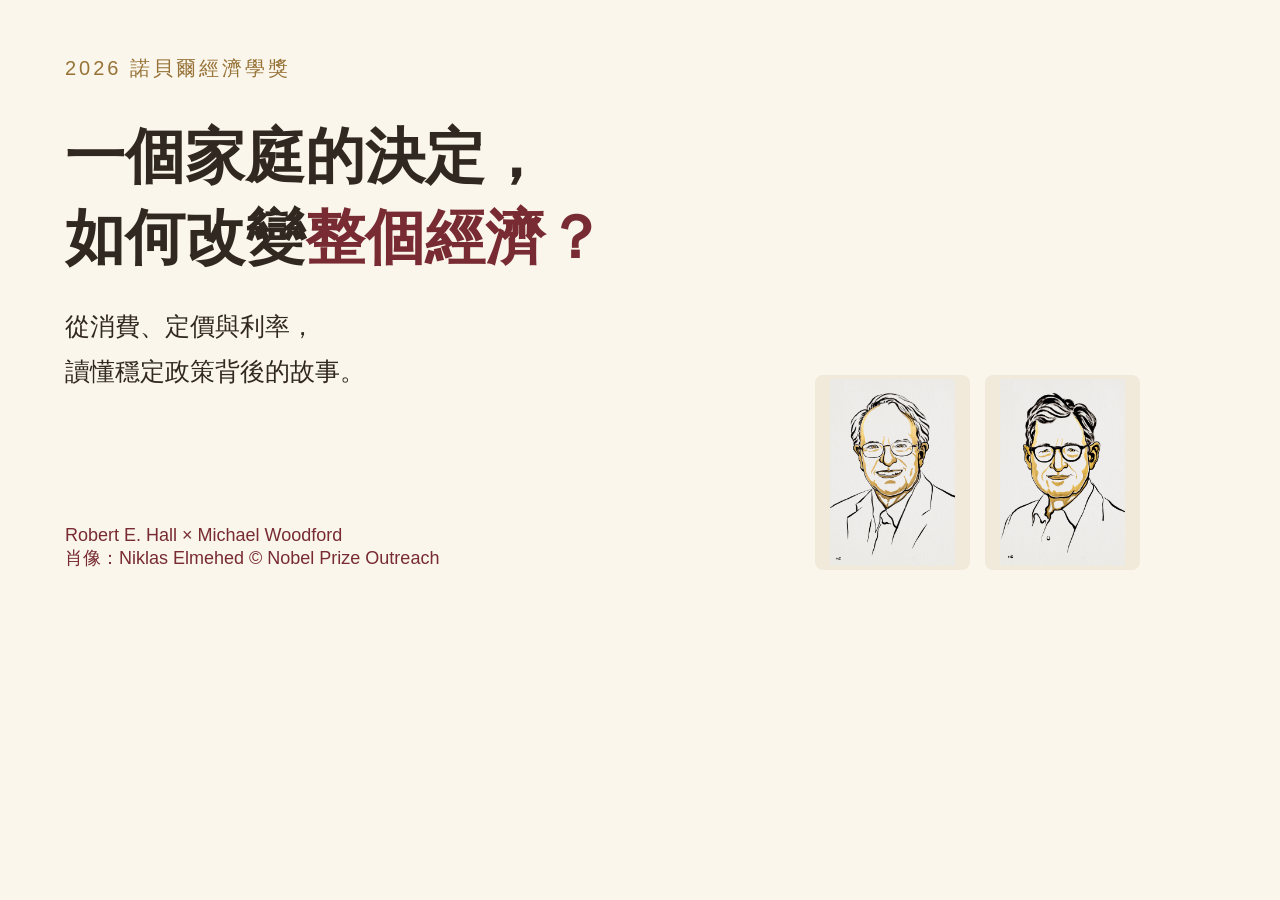
<file: share.html>
<!doctype html><html lang="zh-Hant"><meta charset="utf-8"><style>*{box-sizing:border-box}body{margin:0;width:1200px;height:630px;background:#faf6eb;color:#302821;font-family:"Songti TC",serif;padding:55px 65px;position:relative}.tag{font:20px Arial;color:#977338;letter-spacing:3px}h1{font-size:60px;line-height:1.35;max-width:780px;margin:35px 0 25px}h1 span{color:#782b32}.sub{font:25px Arial;line-height:1.8}.faces{position:absolute;right:60px;bottom:60px;display:flex;gap:15px}.faces img{width:155px;height:195px;object-fit:contain;object-position:center;border-radius:8px;background:#f1eadb;padding:4px}.foot{position:absolute;left:65px;bottom:60px;font:18px Arial;color:#782b32}</style><div class="tag">2026 諾貝爾經濟學獎</div><h1>一個家庭的決定，<br>如何改變<span>整個經濟？</span></h1><div class="sub">從消費、定價與利率，<br>讀懂穩定政策背後的故事。</div><div class="faces"><img src="assets/hall-official.jpg"><img src="assets/woodford.jpg"></div><div class="foot">Robert E. Hall × Michael Woodford<br>肖像：Niklas Elmehed © Nobel Prize Outreach</div></html>
</file>
<file: style.css>
*{box-sizing:border-box}html{scroll-behavior:smooth}body{margin:0;color:#302821;background:#faf6eb;font-family:Arial,"PingFang TC","Microsoft JhengHei",sans-serif;font-size:18px;line-height:1.95}a{color:#782b32;text-underline-offset:5px}nav,header,main,footer{position:relative;z-index:1}nav{max-width:1040px;margin:auto;display:flex;gap:24px;padding:20px 24px;font-size:14px;border-bottom:1px solid #b79a6155;flex-wrap:wrap}nav a{text-decoration:none}.brand{margin-right:auto;font-weight:bold}.hero{max-width:1000px;margin:auto;padding:65px 30px}.hero>small,section>small{color:#977338;letter-spacing:2px;font-size:13px}h1,h2,h3{font-family:"Songti TC","Noto Serif TC",serif;line-height:1.45}h1{font-size:clamp(40px,5.8vw,70px);font-weight:700;margin:22px 0}h1 span{color:#782b32}h2{font-size:clamp(29px,3.5vw,44px);margin:15px 0 28px}h3{font-size:25px;margin:12px 0 18px}.lead{font-size:23px}.laureates{display:grid;grid-template-columns:1fr 1fr;gap:35px;margin-top:45px}.laureates figure{margin:0}.laureates img{width:100%;height:340px;object-fit:cover;object-position:top;border-radius:90px 90px 8px 8px;background:#fff}.laureates b{font-size:24px}figcaption{font-size:13px;line-height:1.7;color:#75674f;padding-top:14px}.award{border-left:4px solid #b58e4d;padding:24px;background:#eee6d8;margin-top:35px}.award p{margin:8px 0}.award small{font-size:13px}.award p[lang]{font-size:16px}main{max-width:1000px;margin:auto}section{padding:64px 50px;border-top:1px solid #b79a6144;scroll-margin-top:15px}.tinted{background:#f0e9da;border-radius:20px}.two{display:grid;grid-template-columns:1fr 1fr;gap:25px}.two article{padding:25px;border:1px solid #b79a6166;background:#fff9;border-radius:15px}.two p{margin-bottom:0}aside,.guide{padding:24px;border-left:4px solid #b58e4d;background:#fff9;margin:30px 0;font-size:16px}.guide h3{font-size:22px}.chain{display:flex;align-items:center;gap:10px;margin:30px 0}.chain div{flex:1;text-align:center;background:#782b32;color:#fff8e8;padding:18px 10px;border-radius:10px;font-size:16px;line-height:1.6}.chain small{font-size:12px}.chain b{color:#ad8847}figure{margin:35px 0}figure>img{max-width:100%;display:block;border-radius:10px}.source{font-size:14px;color:#6c6050}.tabs{display:flex;gap:10px;flex-wrap:wrap}button{cursor:pointer;font:inherit}.tabs button{padding:12px 18px;border:1px solid #a98a51;background:#faf6eb;color:#782b32;border-radius:8px;font-size:16px}.tabs button[aria-selected=true]{background:#782b32;color:#fff8e8}#scene{padding:28px;background:#fffbf3;border-radius:12px;margin:20px 0;border:1px solid #c8b387}.timeline{list-style:none;border-left:2px solid #b5914d;padding-left:25px}.timeline li{margin:25px 0}.timeline b{display:block;color:#782b32}.sources{display:grid;gap:12px}details{margin:30px 0;font-size:15px}summary{cursor:pointer;color:#782b32;font-weight:bold}.prizes{display:flex;gap:18px;flex-wrap:wrap;font-size:16px}footer{max-width:900px;margin:40px auto;padding:20px 30px 100px;color:#746951;font-size:13px;text-align:center}.motion{position:fixed;right:18px;bottom:18px;z-index:5;background:#782b32;color:#fff8e8;border:2px solid #b5914d;border-radius:8px;padding:11px 15px;font-size:14px}.ambient{position:fixed;inset:0;pointer-events:none;overflow:hidden;z-index:0}.ambient i{position:absolute;width:100vw;height:250px;border:1px solid #b5914d20;border-radius:50%;left:-15vw;top:15%;animation:drift 25s ease-in-out infinite alternate}.ambient i:nth-child(2){top:50%;left:30vw;animation-delay:-8s}.ambient i:nth-child(3){top:80%;animation-delay:-16s}.paused .ambient i{animation-play-state:paused}button:focus-visible,a:focus-visible,summary:focus-visible{outline:3px solid #b5914d;outline-offset:4px}@keyframes drift{to{transform:translate(80px,50px) rotate(6deg)}}@media(max-width:600px){body{font-size:17px}.hero{padding:45px 22px}nav{gap:15px;padding:15px 20px}.brand{width:100%}.lead{font-size:19px}.laureates{gap:15px}.laureates img{height:210px;border-radius:55px 55px 6px 6px}.laureates b{font-size:19px}figcaption{font-size:12px}section{padding:45px 22px}.two{grid-template-columns:1fr}.chain{flex-direction:column;align-items:stretch}.chain b{text-align:center;transform:rotate(90deg)}.chain div{padding:14px}.award{padding:18px}.motion{right:10px;bottom:12px}}@media(prefers-reduced-motion:reduce){html{scroll-behavior:auto}.ambient i{animation:none}}
.story-photo img{width:100%;max-height:460px;object-fit:cover}.story-icon{font-size:44px;line-height:1.5;display:block}.story-start{text-align:center;padding:22px;background:#e6d6b8;border-radius:12px;margin:25px 0;color:#482a25}.story-outcome{border-top:1px solid #b79a6155;padding-top:18px;font-weight:bold;color:#782b32;margin-top:20px}.story-outcome small{font-weight:normal}.story-takeaway{padding:25px;background:#782b32;color:#fff8e8;border-radius:14px;margin:25px 0}.story-takeaway h3{color:inherit}.story-takeaway p{margin-bottom:0}@media(max-width:600px){.story-photo img{max-height:300px}}

#music-toggle{position:fixed;right:18px;bottom:80px;z-index:6;background:#782b32;color:#fff8e8;border:2px solid #b5914d;border-radius:8px;padding:11px 15px;font-size:14px;min-height:44px}.sr-only{position:absolute;width:1px;height:1px;padding:0;margin:-1px;overflow:hidden;clip:rect(0,0,0,0);white-space:nowrap;border:0}@media(max-width:600px){#music-toggle{right:10px;bottom:72px}}

.laureates img{object-fit:contain;object-position:center;border-radius:14px;padding:12px;background:#f1eadb}.laureates figcaption a{font-size:14px}

.story-photo img{height:auto;max-height:none;object-fit:contain}

.conclusion{background:#eee3ce;border:2px solid #b5914d;border-radius:18px;margin:12px 0 35px}.conclusion h2{color:#782b32}.conclusion-lead{font-size:22px}.conclusion-impact{border-left:4px solid #782b32;padding-left:20px}@media(max-width:600px){.conclusion{margin:10px 12px 30px}.conclusion-lead{font-size:19px}}
</file>
